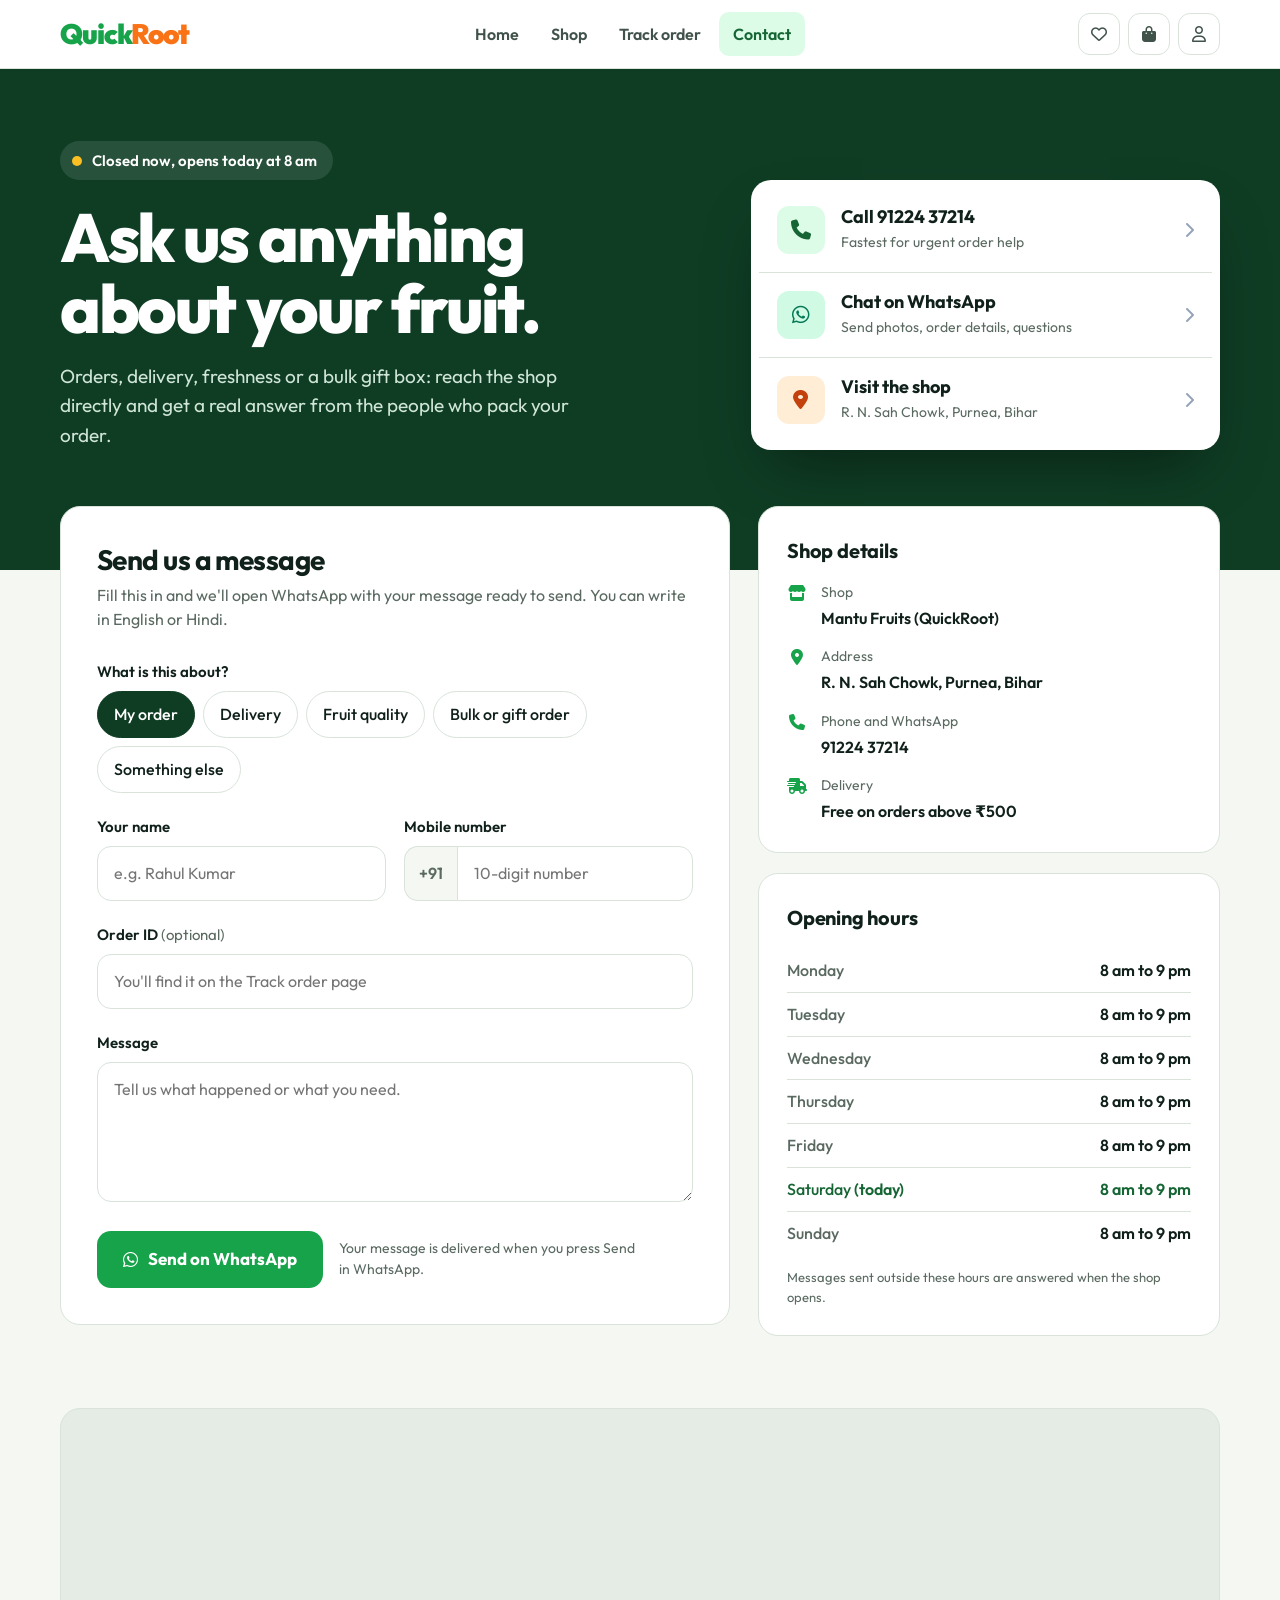
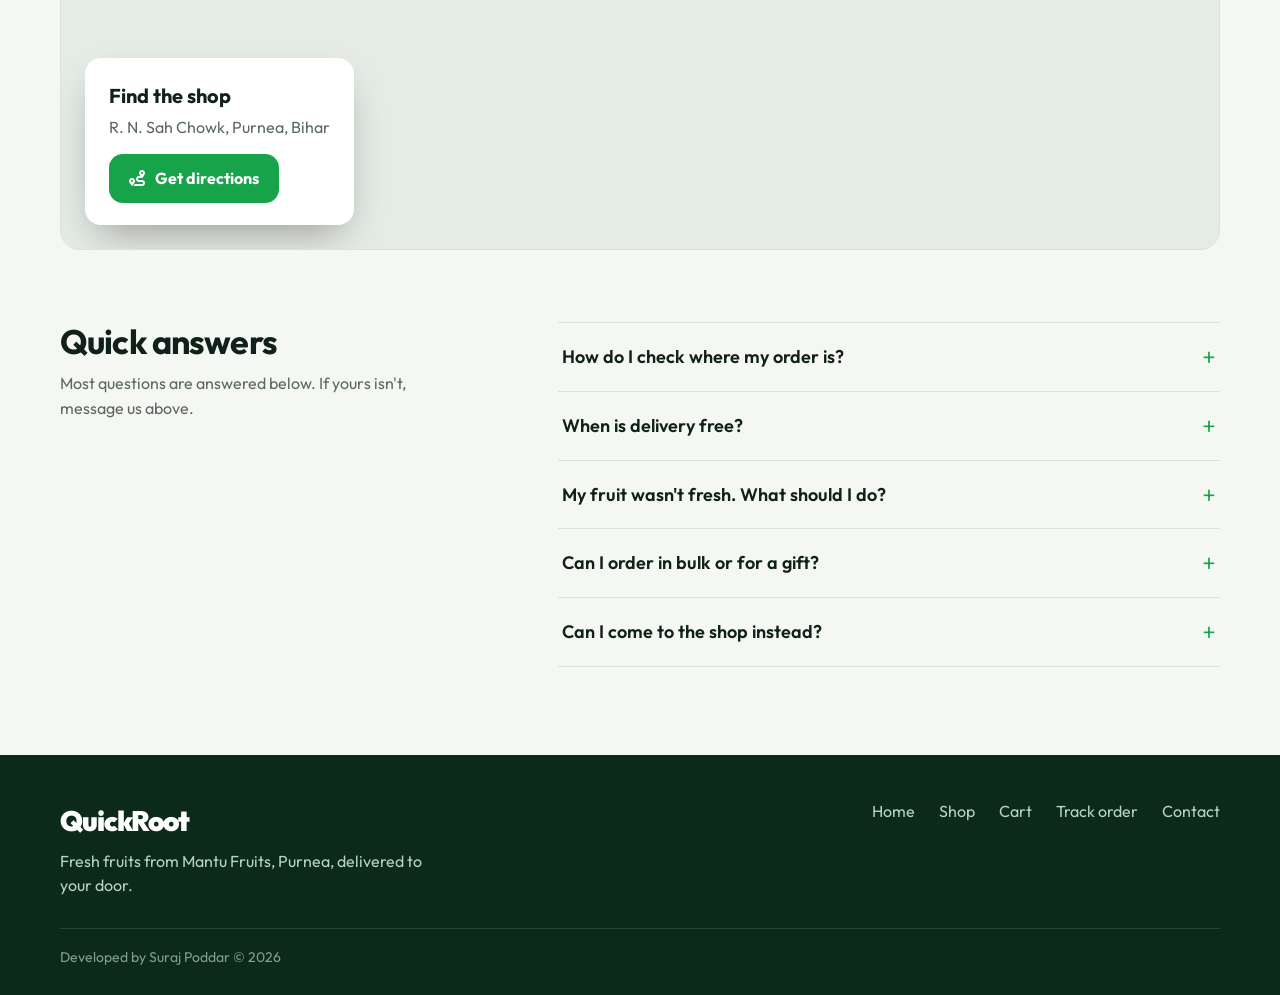
<file: contact.html>
<!DOCTYPE html>
<html lang="en">
<head>
  <meta charset="UTF-8" />
  <meta http-equiv="Cache-Control" content="no-cache, no-store, must-revalidate" />
  <meta http-equiv="Pragma" content="no-cache" />
  <meta http-equiv="Expires" content="0" />
  <meta name="viewport" content="width=device-width, initial-scale=1.0" />
  <title>Contact | QuickRoot Fresh Fruits, Purnea</title>
  <meta name="description" content="Contact QuickRoot (Mantu Fruits) at R. N. Sah Chowk, Purnea. Call, message on WhatsApp, or visit the shop for orders, delivery and fruit quality." />

  <link rel="preconnect" href="https://fonts.googleapis.com">
  <link rel="preconnect" href="https://fonts.gstatic.com" crossorigin>
  <link href="https://fonts.googleapis.com/css2?family=Outfit:wght@300;400;500;600;700;800;900&display=swap" rel="stylesheet">
  <link rel="stylesheet" href="https://cdnjs.cloudflare.com/ajax/libs/font-awesome/6.5.0/css/all.min.css" />

  <style>
    :root{
      --leaf-950:#0b2a19;
      --leaf-900:#0f3d24;
      --leaf-700:#166534;
      --leaf-600:#16a34a;
      --leaf-100:#dcfce7;
      --mango:#f97316;
      --sun:#fbbf24;
      --paper:#f4f7f2;
      --card:#ffffff;
      --ink:#10201a;
      --muted:#5a6a61;
      --line:#d9e3da;
      --danger:#b91c1c;
      --radius:14px;
    }
    *{box-sizing:border-box}
    html{scroll-behavior:smooth}
    body{margin:0;font-family:'Outfit',system-ui,sans-serif;background:var(--paper);color:var(--ink);line-height:1.55;-webkit-font-smoothing:antialiased}
    a{color:inherit;text-decoration:none}
    img{max-width:100%}
    .wrap{width:min(1160px,calc(100% - 40px));margin-inline:auto}
    :focus-visible{outline:3px solid var(--sun);outline-offset:2px;border-radius:6px}
    .sr-only{position:absolute;width:1px;height:1px;overflow:hidden;clip:rect(0 0 0 0);white-space:nowrap}

    /* ---------- Header ---------- */
    .site-header{background:#fff;border-bottom:1px solid var(--line);position:sticky;top:0;z-index:50}
    .nav{display:flex;align-items:center;justify-content:space-between;gap:16px;min-height:68px}
    .brand{font-size:28px;font-weight:900;letter-spacing:-.04em;color:var(--leaf-600)}
    .brand span{color:var(--mango)}
    .nav-links{display:flex;gap:4px}
    .nav-links a{padding:10px 14px;border-radius:10px;font-weight:600;color:#40524a}
    .nav-links a:hover{background:var(--paper)}
    .nav-links a[aria-current="page"]{background:var(--leaf-100);color:var(--leaf-700)}
    .nav-icons{display:flex;gap:8px}
    .icon-btn{width:42px;height:42px;border:1px solid var(--line);border-radius:12px;display:grid;place-items:center;color:#40524a;background:#fff}
    .icon-btn:hover{background:var(--paper)}

    /* ---------- Hero ---------- */
    .hero{background:var(--leaf-900);color:#fff;padding:72px 0 120px}
    .hero-grid{display:grid;grid-template-columns:1.15fr .85fr;gap:56px;align-items:end}
    .status{display:inline-flex;align-items:center;gap:10px;padding:8px 16px 8px 12px;border-radius:999px;background:rgba(255,255,255,.1);font-weight:600;font-size:15px}
    .dot{width:10px;height:10px;border-radius:50%;background:#94a3b8;flex:none}
    .status[data-open="true"] .dot{background:#4ade80;box-shadow:0 0 0 0 rgba(74,222,128,.7);animation:pulse 2s infinite}
    .status[data-open="false"] .dot{background:var(--sun)}
    @keyframes pulse{70%{box-shadow:0 0 0 9px rgba(74,222,128,0)}100%{box-shadow:0 0 0 0 rgba(74,222,128,0)}}
    .hero h1{font-size:clamp(38px,5.6vw,68px);line-height:1.04;letter-spacing:-.035em;font-weight:800;margin:22px 0 18px;max-width:14ch}
    .hero p.lead{font-size:19px;color:#cfe5d6;max-width:46ch;margin:0}

    .channels{background:#fff;color:var(--ink);border-radius:20px;padding:8px;box-shadow:0 30px 60px -20px rgba(0,0,0,.45)}
    .channel{display:flex;align-items:center;gap:16px;padding:18px 18px;border-radius:14px}
    .channel + .channel{border-top:1px solid var(--line);border-radius:0}
    .channel:first-child{border-radius:14px 14px 0 0}
    .channel:last-child{border-radius:0 0 14px 14px}
    .channel:hover{background:var(--paper)}
    .channel .ico{width:48px;height:48px;border-radius:12px;display:grid;place-items:center;font-size:20px;flex:none}
    .ico.call{background:var(--leaf-100);color:var(--leaf-700)}
    .ico.wa{background:#d1fae5;color:#047857}
    .ico.visit{background:#ffedd5;color:#c2410c}
    .channel b{display:block;font-size:18px;line-height:1.25}
    .channel small{color:var(--muted);font-size:14px}
    .channel .go{margin-left:auto;color:#94a3b8}

    /* ---------- Main ---------- */
    .main{margin-top:-64px;padding-bottom:72px}
    .layout{display:grid;grid-template-columns:1.45fr 1fr;gap:28px;align-items:start}
    .panel{background:var(--card);border:1px solid var(--line);border-radius:20px;padding:36px}
    .panel h2{margin:0 0 6px;font-size:28px;letter-spacing:-.02em;line-height:1.2}
    .panel .sub{margin:0 0 28px;color:var(--muted)}

    fieldset{border:0;margin:0 0 22px;padding:0}
    legend,.label{display:block;font-weight:600;font-size:15px;margin-bottom:8px;padding:0}
    .chips{display:flex;flex-wrap:wrap;gap:8px}
    .chip input{position:absolute;opacity:0;pointer-events:none}
    .chip span{display:inline-flex;align-items:center;gap:8px;padding:10px 16px;border:1.5px solid var(--line);border-radius:999px;font-weight:500;cursor:pointer;background:#fff;transition:background .15s,border-color .15s}
    .chip span:hover{border-color:var(--leaf-600)}
    .chip input:checked + span{background:var(--leaf-900);border-color:var(--leaf-900);color:#fff}
    .chip input:focus-visible + span{outline:3px solid var(--sun);outline-offset:2px}

    .row{display:grid;grid-template-columns:1fr 1fr;gap:18px}
    .field{margin-bottom:22px}
    .field input,.field textarea{width:100%;font:inherit;color:inherit;padding:14px 16px;border:1.5px solid var(--line);border-radius:var(--radius);background:#fff;transition:border-color .15s,box-shadow .15s}
    .field textarea{min-height:140px;resize:vertical}
    .field input:hover,.field textarea:hover{border-color:#b8c9bc}
    .field input:focus,.field textarea:focus{outline:none;border-color:var(--leaf-600);box-shadow:0 0 0 4px rgba(22,163,74,.15)}
    .field[data-invalid="true"] input,.field[data-invalid="true"] textarea{border-color:var(--danger)}
    .err{display:none;color:var(--danger);font-size:14px;margin-top:6px}
    .field[data-invalid="true"] .err{display:block}
    .hint{color:var(--muted);font-weight:400}
    .phone-wrap{display:flex}
    .phone-wrap .prefix{display:grid;place-items:center;padding:0 14px;border:1.5px solid var(--line);border-right:0;border-radius:var(--radius) 0 0 var(--radius);background:var(--paper);color:var(--muted);font-weight:600}
    .phone-wrap input{border-radius:0 var(--radius) var(--radius) 0}
    #orderField[hidden]{display:none}

    .actions{display:flex;flex-wrap:wrap;align-items:center;gap:16px;margin-top:6px}
    .btn{display:inline-flex;align-items:center;justify-content:center;gap:10px;font:inherit;font-weight:700;font-size:17px;padding:15px 26px;border-radius:var(--radius);border:0;cursor:pointer;transition:background .15s,transform .1s}
    .btn:active{transform:translateY(1px)}
    .btn-wa{background:#16a34a;color:#fff}
    .btn-wa:hover{background:#15803d}
    .btn-line{background:#fff;border:1.5px solid var(--line);color:var(--ink)}
    .btn-line:hover{background:var(--paper)}
    .note{color:var(--muted);font-size:14px;max-width:34ch;margin:0}

    .sent{display:none;margin-top:22px;padding:18px 20px;border-radius:var(--radius);background:var(--leaf-100);color:#14532d}
    .sent.show{display:block}
    .sent b{display:block;margin-bottom:2px}
    .sent a{font-weight:700;text-decoration:underline}

    /* sidebar */
    .side{display:grid;gap:20px}
    .side .panel{padding:28px}
    .side h3{margin:0 0 16px;font-size:20px;letter-spacing:-.01em}
    dl.facts{margin:0;display:grid;gap:16px}
    dl.facts div{display:grid;grid-template-columns:auto 1fr;gap:2px 14px}
    dl.facts i{grid-row:span 2;color:var(--leaf-600);width:20px;text-align:center;margin-top:3px}
    dl.facts dt{font-size:14px;color:var(--muted)}
    dl.facts dd{margin:0;font-weight:600}
    table.hours{width:100%;border-collapse:collapse;font-size:16px}
    table.hours th{font-weight:500;text-align:left;padding:9px 0;color:var(--muted)}
    table.hours td{text-align:right;padding:9px 0;font-weight:600}
    table.hours tr + tr{border-top:1px solid var(--line)}
    table.hours tr[aria-current="date"] th,table.hours tr[aria-current="date"] td{color:var(--leaf-700)}
    table.hours tr[aria-current="date"] th::after{content:" (today)";font-weight:600}
    .hours-note{font-size:13px;color:var(--muted);margin:12px 0 0}

    /* ---------- Map ---------- */
    .map-sec{padding:0 0 72px}
    .map-box{position:relative;border-radius:20px;overflow:hidden;border:1px solid var(--line);background:#e5ece6}
    .map-box iframe{display:block;width:100%;height:440px;border:0}
    .map-card{position:absolute;left:24px;bottom:24px;background:#fff;border-radius:16px;padding:22px 24px;max-width:340px;box-shadow:0 18px 40px -12px rgba(0,0,0,.35)}
    .map-card h3{margin:0 0 4px;font-size:20px}
    .map-card p{margin:0 0 14px;color:var(--muted)}

    /* ---------- FAQ ---------- */
    .faq-sec{padding:0 0 88px}
    .faq-grid{display:grid;grid-template-columns:.8fr 1.2fr;gap:56px}
    .faq-grid h2{font-size:34px;letter-spacing:-.025em;line-height:1.15;margin:0 0 10px}
    .faq-grid > div > p{color:var(--muted);margin:0 0 20px;max-width:34ch}
    details{border-bottom:1px solid var(--line)}
    details:first-child{border-top:1px solid var(--line)}
    summary{list-style:none;cursor:pointer;display:flex;justify-content:space-between;align-items:center;gap:16px;padding:20px 4px;font-weight:600;font-size:18px}
    summary::-webkit-details-marker{display:none}
    summary::after{content:"+";font-size:26px;font-weight:300;color:var(--leaf-600);line-height:1;transition:transform .2s}
    details[open] summary::after{transform:rotate(45deg)}
    details p{margin:0;padding:0 4px 22px;color:var(--muted);max-width:60ch}
    details p a{color:var(--leaf-700);font-weight:600;text-decoration:underline}

    /* ---------- Footer ---------- */
    footer{background:var(--leaf-950);color:#b9d3c2;padding:44px 0 26px}
    .foot{display:flex;flex-wrap:wrap;justify-content:space-between;gap:28px}
    .foot .brand{color:#fff;display:block;margin-bottom:6px}
    .foot p{margin:0;max-width:34ch}
    .foot ul{list-style:none;margin:0;padding:0;display:flex;flex-wrap:wrap;gap:8px 24px}
    .foot a:hover{color:#fff}
    .copy{margin-top:30px;padding-top:18px;border-top:1px solid rgba(255,255,255,.12);font-size:14px;color:#7fa18b}

    /* ---------- Responsive ---------- */
    @media (max-width:960px){
      .hero-grid,.layout,.faq-grid{grid-template-columns:1fr}
      .hero{padding:48px 0 104px}
      .hero-grid{gap:36px}
      .faq-grid{gap:24px}
    }
    @media (max-width:680px){
      .wrap{width:calc(100% - 28px)}
      .nav{flex-wrap:wrap;padding-top:10px}
      .nav-links{order:3;width:100%;overflow-x:auto;padding-bottom:8px}
      .panel{padding:24px 20px}
      .row{grid-template-columns:1fr;gap:0}
      .actions .btn{width:100%}
      .map-box iframe{height:320px}
      .map-card{position:static;max-width:none;border-radius:0;box-shadow:none;border-top:1px solid var(--line)}
    }
    @media (prefers-reduced-motion:reduce){
      *{animation:none!important;transition:none!important}
      html{scroll-behavior:auto}
    }
  </style>
</head>
<body>

  <header class="site-header">
    <div class="wrap nav">
      <a class="brand" href="index.html" aria-label="QuickRoot home">Quick<span>Root</span></a>
      <nav class="nav-links" aria-label="Main">
        <a href="index.html">Home</a>
        <a href="index.html#shop-section">Shop</a>
        <a href="tracking.html">Track order</a>
        <a href="contact.html" aria-current="page">Contact</a>
      </nav>
      <div class="nav-icons">
        <a class="icon-btn" href="wishlist.html" aria-label="Wishlist"><i class="fa-regular fa-heart"></i></a>
        <a class="icon-btn" href="cart.html" aria-label="Cart"><i class="fa-solid fa-bag-shopping"></i></a>
        <a class="icon-btn" href="profile.html" aria-label="Profile"><i class="fa-regular fa-user"></i></a>
      </div>
    </div>
  </header>

  <main>
    <!-- HERO -->
    <section class="hero">
      <div class="wrap hero-grid">
        <div>
          <div class="status" id="status" data-open="unknown" role="status">
            <span class="dot"></span><span id="statusText">Checking shop hours…</span>
          </div>
          <h1>Ask us anything about your fruit.</h1>
          <p class="lead">Orders, delivery, freshness or a bulk gift box: reach the shop directly and get a real answer from the people who pack your order.</p>
        </div>

        <div class="channels">
          <a class="channel" href="tel:+919122437214">
            <span class="ico call"><i class="fa-solid fa-phone"></i></span>
            <span><b>Call 91224 37214</b><small>Fastest for urgent order help</small></span>
            <i class="fa-solid fa-chevron-right go" aria-hidden="true"></i>
          </a>
          <a class="channel" href="https://wa.me/919122437214" target="_blank" rel="noopener noreferrer">
            <span class="ico wa"><i class="fa-brands fa-whatsapp"></i></span>
            <span><b>Chat on WhatsApp</b><small>Send photos, order details, questions</small></span>
            <i class="fa-solid fa-chevron-right go" aria-hidden="true"></i>
          </a>
          <a class="channel" href="#map">
            <span class="ico visit"><i class="fa-solid fa-location-dot"></i></span>
            <span><b>Visit the shop</b><small>R. N. Sah Chowk, Purnea, Bihar</small></span>
            <i class="fa-solid fa-chevron-right go" aria-hidden="true"></i>
          </a>
        </div>
      </div>
    </section>

    <!-- FORM + DETAILS -->
    <section class="main">
      <div class="wrap layout">

        <div class="panel">
          <h2>Send us a message</h2>
          <p class="sub">Fill this in and we'll open WhatsApp with your message ready to send. You can write in English or Hindi.</p>

          <form id="contactForm" novalidate>
            <fieldset>
              <legend>What is this about?</legend>
              <div class="chips" id="topics">
                <label class="chip"><input type="radio" name="topic" value="Order" checked><span>My order</span></label>
                <label class="chip"><input type="radio" name="topic" value="Delivery"><span>Delivery</span></label>
                <label class="chip"><input type="radio" name="topic" value="Fruit quality"><span>Fruit quality</span></label>
                <label class="chip"><input type="radio" name="topic" value="Bulk or gift order"><span>Bulk or gift order</span></label>
                <label class="chip"><input type="radio" name="topic" value="Something else"><span>Something else</span></label>
              </div>
            </fieldset>

            <div class="row">
              <div class="field" id="nameField">
                <label class="label" for="name">Your name</label>
                <input id="name" name="name" type="text" autocomplete="name" placeholder="e.g. Rahul Kumar" />
                <div class="err">Enter your name so we know who to reply to.</div>
              </div>
              <div class="field" id="phoneField">
                <label class="label" for="phone">Mobile number</label>
                <div class="phone-wrap">
                  <span class="prefix" aria-hidden="true">+91</span>
                  <input id="phone" name="phone" type="tel" inputmode="numeric" maxlength="10" autocomplete="tel-national" placeholder="10-digit number" />
                </div>
                <div class="err">Enter a valid 10-digit mobile number starting with 6, 7, 8 or 9.</div>
              </div>
            </div>

            <div class="field" id="orderField">
              <label class="label" for="orderId">Order ID <span class="hint">(optional)</span></label>
              <input id="orderId" name="orderId" type="text" placeholder="You'll find it on the Track order page" autocomplete="off" />
            </div>

            <div class="field" id="messageField">
              <label class="label" for="message">Message</label>
              <textarea id="message" name="message" placeholder="Tell us what happened or what you need."></textarea>
              <div class="err">Write at least a short line (5 characters or more) about what you need.</div>
            </div>

            <div class="actions">
              <button class="btn btn-wa" type="submit"><i class="fa-brands fa-whatsapp"></i> Send on WhatsApp</button>
              <p class="note">Your message is delivered when you press Send in WhatsApp.</p>
            </div>

            <div class="sent" id="sent" role="status" aria-live="polite">
              <b>WhatsApp should have opened with your message.</b>
              Press Send there to deliver it. Nothing opened? <a id="sentLink" href="#" target="_blank" rel="noopener noreferrer">Open WhatsApp manually</a>.
            </div>
          </form>
        </div>

        <aside class="side" aria-label="Shop details">
          <div class="panel">
            <h3>Shop details</h3>
            <dl class="facts">
              <div><i class="fa-solid fa-store"></i><dt>Shop</dt><dd>Mantu Fruits (QuickRoot)</dd></div>
              <div><i class="fa-solid fa-location-dot"></i><dt>Address</dt><dd>R. N. Sah Chowk, Purnea, Bihar</dd></div>
              <div><i class="fa-solid fa-phone"></i><dt>Phone and WhatsApp</dt><dd><a href="tel:+919122437214">91224 37214</a></dd></div>
              <div><i class="fa-solid fa-truck-fast"></i><dt>Delivery</dt><dd>Free on orders above ₹500</dd></div>
            </dl>
          </div>

          <div class="panel">
            <h3>Opening hours</h3>
            <table class="hours" id="hoursTable"><tbody></tbody></table>
            <p class="hours-note">Messages sent outside these hours are answered when the shop opens.</p>
          </div>
        </aside>

      </div>
    </section>

    <!-- MAP -->
    <section class="map-sec" id="map">
      <div class="wrap">
        <div class="map-box">
          <iframe title="Map showing QuickRoot at R. N. Sah Chowk, Purnea" loading="lazy" allowfullscreen referrerpolicy="no-referrer-when-downgrade"
            src="https://www.google.com/maps?q=R.N.%20Sah%20Chowk%2C%20Purnea%2C%20Bihar&z=16&output=embed"></iframe>
          <div class="map-card">
            <h3>Find the shop</h3>
            <p>R. N. Sah Chowk, Purnea, Bihar</p>
            <a class="btn btn-wa" style="font-size:16px;padding:12px 20px" href="https://maps.app.goo.gl/gWuvvTayyCZaRLTd9?g_st=ic" target="_blank" rel="noopener noreferrer"><i class="fa-solid fa-route"></i> Get directions</a>
          </div>
        </div>
      </div>
    </section>

    <!-- FAQ -->
    <section class="faq-sec">
      <div class="wrap faq-grid">
        <div>
          <h2>Quick answers</h2>
          <p>Most questions are answered below. If yours isn't, message us above.</p>
        </div>
        <div>
          <details>
            <summary>How do I check where my order is?</summary>
            <p>Open the <a href="tracking.html">Track order</a> page and enter your order ID. If you can't find the ID, send us your name and phone number and we'll look it up.</p>
          </details>
          <details>
            <summary>When is delivery free?</summary>
            <p>Delivery is free on orders above ₹500. Below that, the delivery charge is shown in your cart before you pay.</p>
          </details>
          <details>
            <summary>My fruit wasn't fresh. What should I do?</summary>
            <p>Choose "Fruit quality" in the form above and send a clear photo on WhatsApp along with your order ID. We'll check it and get back to you.</p>
          </details>
          <details>
            <summary>Can I order in bulk or for a gift?</summary>
            <p>Yes. Choose "Bulk or gift order" and tell us what you want, how much, and the date you need it. We'll confirm availability and price.</p>
          </details>
          <details>
            <summary>Can I come to the shop instead?</summary>
            <p>Yes. We're at R. N. Sah Chowk, Purnea. Use the map above for directions, and check the opening hours before you come.</p>
          </details>
        </div>
      </div>
    </section>
  </main>

  <footer>
    <div class="wrap">
      <div class="foot">
        <div>
          <a class="brand" href="index.html">QuickRoot</a>
          <p>Fresh fruits from Mantu Fruits, Purnea, delivered to your door.</p>
        </div>
        <ul>
          <li><a href="index.html">Home</a></li>
          <li><a href="index.html#shop-section">Shop</a></li>
          <li><a href="cart.html">Cart</a></li>
          <li><a href="tracking.html">Track order</a></li>
          <li><a href="contact.html">Contact</a></li>
        </ul>
      </div>
      <div class="copy">Developed by Suraj Poddar © 2026</div>
    </div>
  </footer>

  <script src="sheet.js?v=20261019a"></script>
  <script>
    (function () {
      /* ============ SETTINGS: edit these ============ */
      var WHATSAPP = "919122437214";
      var STORAGE_KEY = "quickrootContactEnquiries";
      // Opening hours in 24h time (India time). Change to your real hours.
      // Use null for a closed day. Order: Sunday ... Saturday
      var HOURS = [[8, 21], [8, 21], [8, 21], [8, 21], [8, 21], [8, 21], [8, 21]];
      /* ============================================== */

      var DAYS = ["Sunday", "Monday", "Tuesday", "Wednesday", "Thursday", "Friday", "Saturday"];

      function fmt(h) {
        var suffix = h >= 12 ? "pm" : "am";
        var hh = h % 12 === 0 ? 12 : h % 12;
        return hh + " " + suffix;
      }

      function indiaNow() {
        return new Date(new Date().toLocaleString("en-US", { timeZone: "Asia/Kolkata" }));
      }

      /* ---------- Opening hours table + live status ---------- */
      function renderHours() {
        var now = indiaNow();
        var today = now.getDay();
        var tbody = document.querySelector("#hoursTable tbody");
        tbody.innerHTML = "";
        // Start the list from Monday
        [1, 2, 3, 4, 5, 6, 0].forEach(function (d) {
          var tr = document.createElement("tr");
          if (d === today) tr.setAttribute("aria-current", "date");
          var slot = HOURS[d];
          tr.innerHTML = "<th scope='row'>" + DAYS[d] + "</th><td>" +
            (slot ? fmt(slot[0]) + " to " + fmt(slot[1]) : "Closed") + "</td>";
          tbody.appendChild(tr);
        });

        var status = document.getElementById("status");
        var text = document.getElementById("statusText");
        var slotToday = HOURS[today];
        var hourNow = now.getHours() + now.getMinutes() / 60;

        if (slotToday && hourNow >= slotToday[0] && hourNow < slotToday[1]) {
          status.dataset.open = "true";
          text.textContent = "Open now, until " + fmt(slotToday[1]);
        } else {
          status.dataset.open = "false";
          var next = null;
          for (var i = 0; i < 7 && !next; i++) {
            var d = (today + i) % 7;
            var s = HOURS[d];
            if (!s) continue;
            if (i === 0 && hourNow >= s[0]) continue;
            next = { day: i === 0 ? "today" : i === 1 ? "tomorrow" : DAYS[d], open: s[0] };
          }
          text.textContent = next ? "Closed now, opens " + next.day + " at " + fmt(next.open) : "Closed";
        }
      }
      renderHours();
      setInterval(renderHours, 60000);

      /* ---------- Form ---------- */
      var form = document.getElementById("contactForm");
      var nameEl = document.getElementById("name");
      var phoneEl = document.getElementById("phone");
      var orderEl = document.getElementById("orderId");
      var msgEl = document.getElementById("message");
      var orderField = document.getElementById("orderField");
      var sent = document.getElementById("sent");
      var sentLink = document.getElementById("sentLink");

      function topic() {
        return form.querySelector("input[name='topic']:checked").value;
      }

      function toggleOrderField() {
        var t = topic();
        orderField.hidden = !(t === "Order" || t === "Delivery" || t === "Fruit quality");
      }
      form.querySelectorAll("input[name='topic']").forEach(function (r) {
        r.addEventListener("change", toggleOrderField);
      });
      toggleOrderField();

      // Prefill from the customer's saved details, if they have shopped before
      try {
        var savedName = localStorage.getItem("custName");
        var savedPhone = (localStorage.getItem("custPhone") || "").replace(/\D/g, "").slice(-10);
        var lastOrder = localStorage.getItem("currentOrderId");
        if (savedName && !nameEl.value) nameEl.value = savedName;
        if (savedPhone.length === 10 && !phoneEl.value) phoneEl.value = savedPhone;
        if (lastOrder && !orderEl.value) orderEl.value = lastOrder;
      } catch (e) { /* storage unavailable: ignore */ }

      phoneEl.addEventListener("input", function () {
        phoneEl.value = phoneEl.value.replace(/\D/g, "").slice(0, 10);
      });

      var rules = {
        name: function () { return nameEl.value.trim().length >= 2; },
        phone: function () { return /^[6-9]\d{9}$/.test(phoneEl.value.trim()); },
        message: function () { return msgEl.value.trim().length >= 5; }
      };
      var fieldBox = { name: "nameField", phone: "phoneField", message: "messageField" };
      var inputs = { name: nameEl, phone: phoneEl, message: msgEl };

      function check(key) {
        var ok = rules[key]();
        document.getElementById(fieldBox[key]).dataset.invalid = ok ? "false" : "true";
        inputs[key].setAttribute("aria-invalid", ok ? "false" : "true");
        return ok;
      }
      Object.keys(inputs).forEach(function (k) {
        inputs[k].addEventListener("blur", function () { check(k); });
        inputs[k].addEventListener("input", function () {
          if (document.getElementById(fieldBox[k]).dataset.invalid === "true") check(k);
        });
      });

      form.addEventListener("submit", function (e) {
        e.preventDefault();
        var results = Object.keys(rules).map(check);
        if (results.indexOf(false) !== -1) {
          var firstBad = Object.keys(inputs).filter(function (k) { return !rules[k](); })[0];
          inputs[firstBad].focus();
          return;
        }

        var data = {
          topic: topic(),
          name: nameEl.value.trim(),
          phone: phoneEl.value.trim(),
          orderId: orderField.hidden ? "" : orderEl.value.trim(),
          message: msgEl.value.trim(),
          createdAt: new Date().toISOString()
        };

        var lines = [
          "Hello QuickRoot, I need help with: " + data.topic,
          "",
          "Name: " + data.name,
          "Phone: " + data.phone
        ];
        if (data.orderId) lines.push("Order ID: " + data.orderId);
        lines.push("", data.message);

        var url = "https://wa.me/" + WHATSAPP + "?text=" + encodeURIComponent(lines.join("\n"));

        // Keep a copy on this device in case the customer wants to look back
        try {
          var saved = JSON.parse(localStorage.getItem(STORAGE_KEY) || "[]");
          saved.unshift(data);
          localStorage.setItem(STORAGE_KEY, JSON.stringify(saved.slice(0, 50)));
        } catch (err) { /* ignore */ }

        if (window.QRSheet) QRSheet.send("enquiry", { topic: data.topic, name: data.name, phone: data.phone, orderId: data.orderId, message: data.message });

        sentLink.href = url;
        sent.classList.add("show");
        window.open(url, "_blank", "noopener");
        msgEl.value = "";
      });
    })();
  </script>
</body>
</html>
</file>
